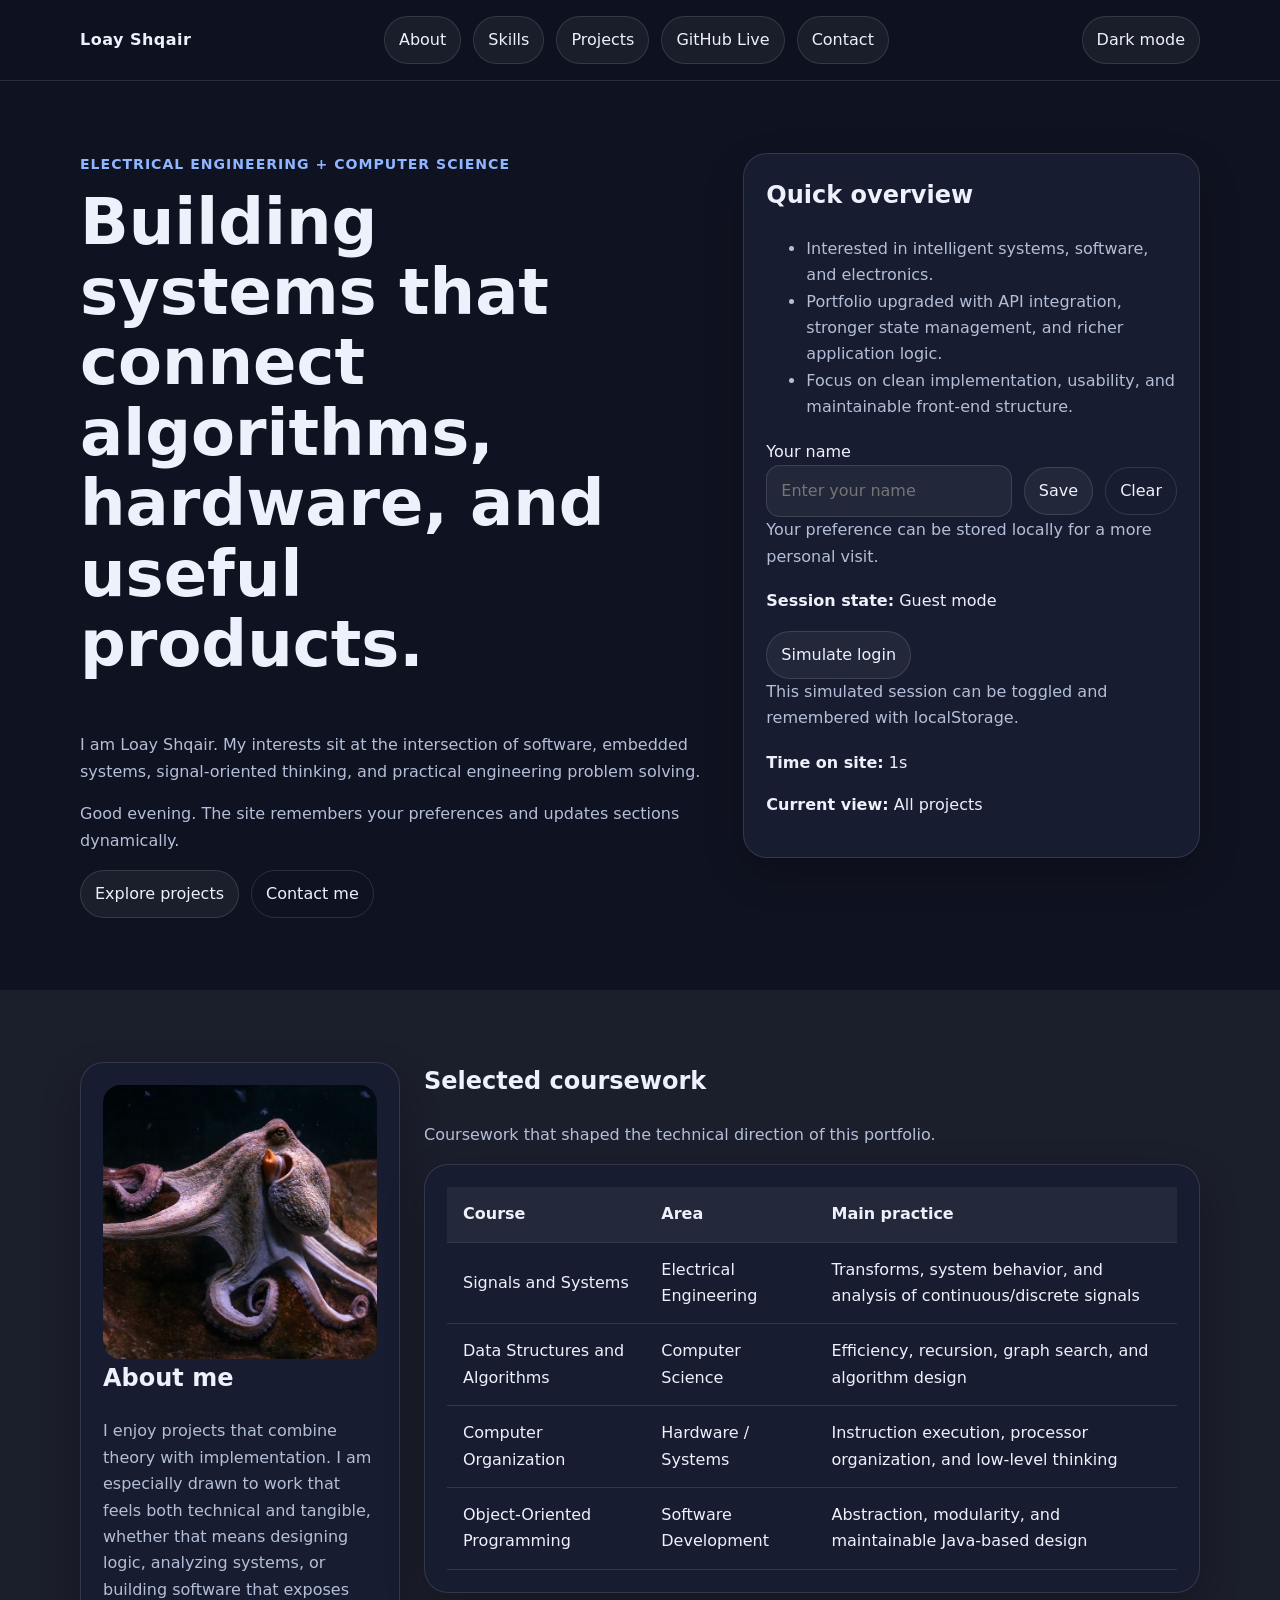
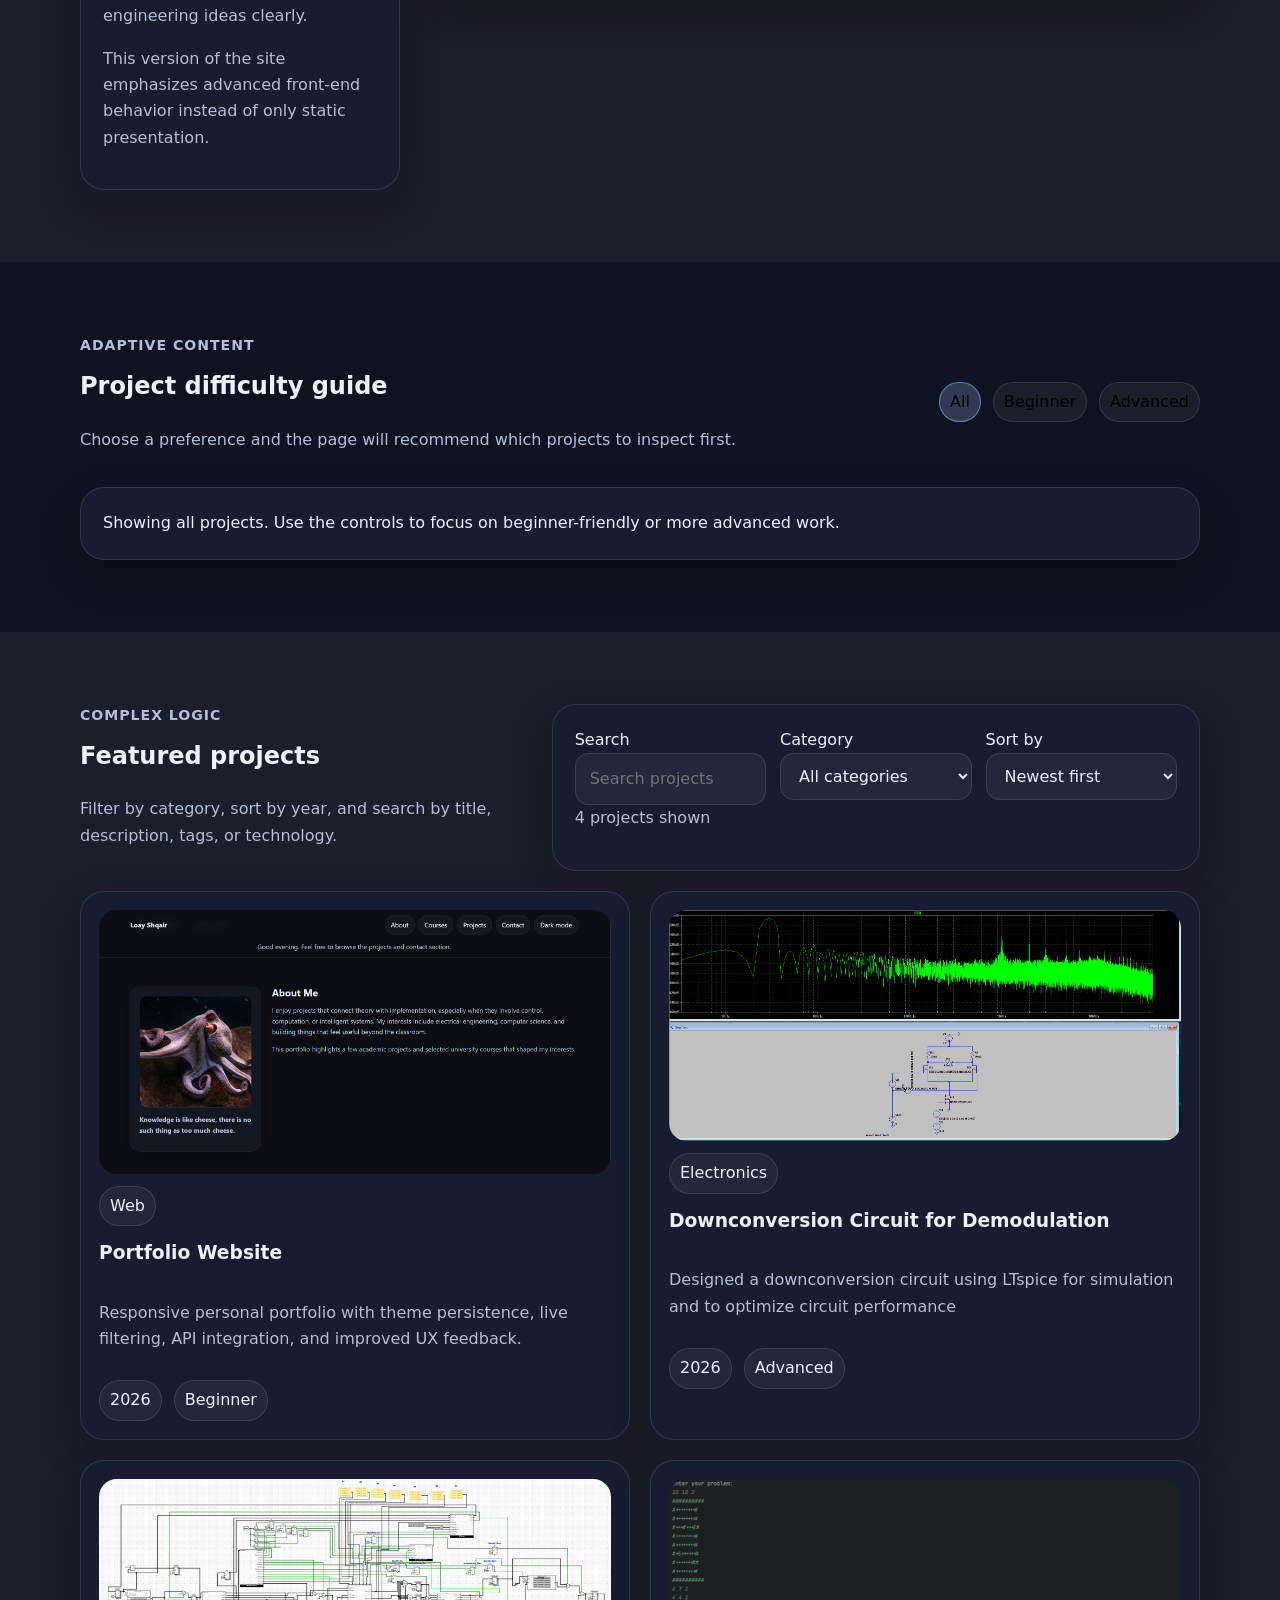
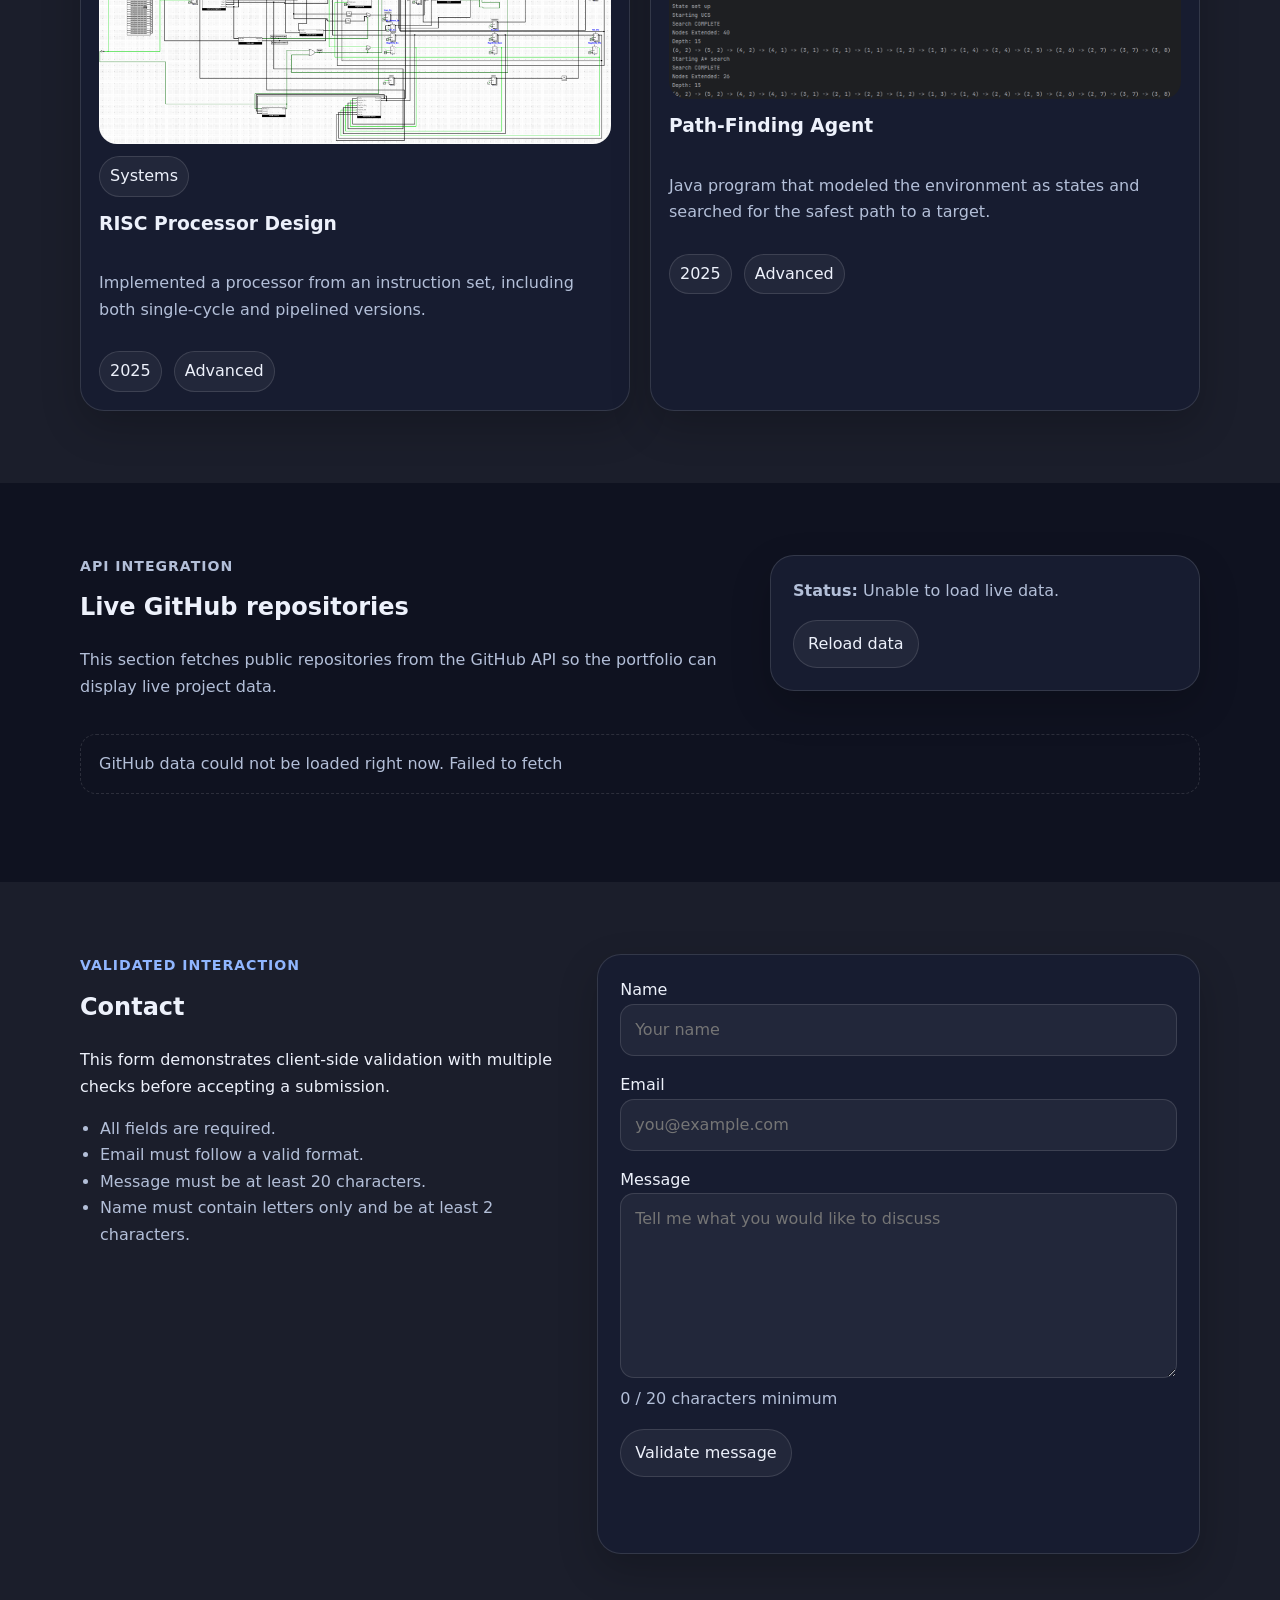
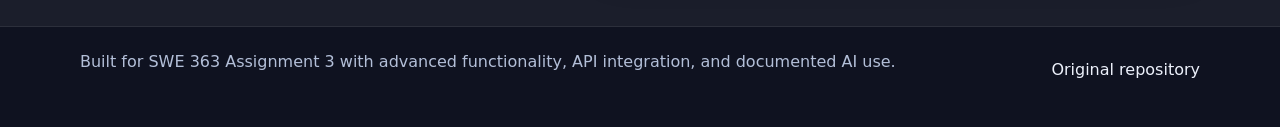
<file: index.html>
<!DOCTYPE html>
<html lang="en">
<head>
  <meta charset="UTF-8" />
  <meta name="viewport" content="width=device-width, initial-scale=1.0" />
  <meta name="description" content="Loay Shqair portfolio with dynamic project filtering, GitHub API integration, visitor preferences, and interactive contact validation." />
  <title>Loay Shqair | Portfolio</title>
  <link rel="preconnect" href="https://api.github.com" />
  <link rel="stylesheet" href="css/styles.css" />
</head>
<body>
  <a class="skip-link" href="#main-content">Skip to main content</a>

  <header class="site-header">
    <div class="container header-inner">
      <a class="brand" href="#hero">Loay Shqair</a>
      <nav class="nav" aria-label="Primary">
        <a href="#about">About</a>
        <a href="#skills">Skills</a>
        <a href="#projects">Projects</a>
        <a href="#github-live">GitHub Live</a>
        <a href="#contact">Contact</a>
      </nav>
      <div class="header-actions">
        <button id="theme-toggle" class="pill-button" type="button" aria-label="Toggle color theme">Dark mode</button>
      </div>
    </div>
  </header>

  <main id="main-content">
    <section id="hero" class="hero section">
      <div class="container hero-grid">
        <div>
          <p class="eyebrow">Electrical Engineering + Computer Science</p>
          <h1>Building systems that connect algorithms, hardware, and useful products.</h1>
          <p class="lead">
            I am Loay Shqair. My interests sit at the intersection of software, embedded systems,
            signal-oriented thinking, and practical engineering problem solving.
          </p>
          <p id="greeting" class="muted"></p>
          <div class="hero-actions">
            <a class="button-link" href="#projects">Explore projects</a>
            <a class="button-link button-secondary" href="#contact">Contact me</a>
          </div>
        </div>

        <aside class="card hero-card" aria-label="Quick facts">
          <h2>Quick overview</h2>
          <ul>
            <li>Interested in intelligent systems, software, and electronics.</li>
            <li>Portfolio upgraded with API integration, stronger state management, and richer application logic.</li>
            <li>Focus on clean implementation, usability, and maintainable front-end structure.</li>
          </ul>

          <div class="session-panel">
            <label for="visitor-name">Your name</label>
            <div class="inline-inputs">
              <input id="visitor-name" type="text" placeholder="Enter your name" maxlength="30" />
              <button id="save-name" type="button" class="pill-button">Save</button>
              <button id="clear-name" type="button" class="pill-button button-secondary">Clear</button>
            </div>
            <p id="visitor-message" class="muted">Your preference can be stored locally for a more personal visit.</p>
          </div>

          <div class="session-panel">
            <p><strong>Session state:</strong> <span id="login-status">Guest mode</span></p>
            <button id="login-toggle" type="button" class="pill-button">Simulate login</button>
            <p id="login-message" class="muted">This simulated session can be toggled and remembered with localStorage.</p>
          </div>

          <div class="session-stats" aria-live="polite">
            <p><strong>Time on site:</strong> <span id="visit-timer">0s</span></p>
            <p><strong>Current view:</strong> <span id="view-mode-label">All projects</span></p>
          </div>
        </aside>
      </div>
    </section>

    <section id="about" class="section alt-section">
      <div class="container two-column">
        <div class="card profile-card">
<img src="assets/images/octupus.png" alt="LS">          
<h2>About me</h2>
          <p>
            I enjoy projects that combine theory with implementation. I am especially drawn to work
            that feels both technical and tangible, whether that means designing logic, analyzing systems,
            or building software that exposes engineering ideas clearly.
          </p>
          <p>
            This version of the site emphasizes advanced front-end behavior instead of only static presentation.
          </p>
        </div>

        <div>
          <div class="section-heading">
            <h2>Selected coursework</h2>
            <p>Coursework that shaped the technical direction of this portfolio.</p>
          </div>
          <div class="card table-card">
            <div class="table-wrapper">
              <table>
                <thead>
                  <tr>
                    <th>Course</th>
                    <th>Area</th>
                    <th>Main practice</th>
                  </tr>
                </thead>
                <tbody>
                  <tr>
                    <td>Signals and Systems</td>
                    <td>Electrical Engineering</td>
                    <td>Transforms, system behavior, and analysis of continuous/discrete signals</td>
                  </tr>
                  <tr>
                    <td>Data Structures and Algorithms</td>
                    <td>Computer Science</td>
                    <td>Efficiency, recursion, graph search, and algorithm design</td>
                  </tr>
                  <tr>
                    <td>Computer Organization</td>
                    <td>Hardware / Systems</td>
                    <td>Instruction execution, processor organization, and low-level thinking</td>
                  </tr>
                  <tr>
                    <td>Object-Oriented Programming</td>
                    <td>Software Development</td>
                    <td>Abstraction, modularity, and maintainable Java-based design</td>
                  </tr>
                </tbody>
              </table>
            </div>
          </div>
        </div>
      </div>
    </section>

    <section id="skills" class="section">
      <div class="container">
        <div class="section-heading split-heading">
          <div>
            <p class="eyebrow">Adaptive content</p>
            <h2>Project difficulty guide</h2>
            <p>Choose a preference and the page will recommend which projects to inspect first.</p>
          </div>
          <div class="difficulty-controls" role="group" aria-label="Difficulty preference">
            <button class="difficulty-button active" type="button" data-level="all">All</button>
            <button class="difficulty-button" type="button" data-level="beginner">Beginner</button>
            <button class="difficulty-button" type="button" data-level="advanced">Advanced</button>
          </div>
        </div>
        <div id="difficulty-message" class="card info-banner" aria-live="polite">
          Showing all projects. Use the controls to focus on beginner-friendly or more advanced work.
        </div>
      </div>
    </section>

    <section id="projects" class="section alt-section">
      <div class="container">
        <div class="section-heading split-heading align-start">
          <div>
            <p class="eyebrow">Complex logic</p>
            <h2>Featured projects</h2>
            <p>
              Filter by category, sort by year, and search by title, description, tags, or technology.
            </p>
          </div>

          <div class="card controls-card">
            <div class="form-row">
              <div>
                <label for="project-search">Search</label>
                <input id="project-search" type="search" placeholder="Search projects" />
              </div>
              <div>
                <label for="project-filter">Category</label>
                <select id="project-filter">
                  <option value="all">All categories</option>
                  <option value="web">Web</option>
                  <option value="systems">Systems</option>
                  <option value="ai">AI / Search</option>
                </select>
              </div>
              <div>
                <label for="project-sort">Sort by</label>
                <select id="project-sort">
                  <option value="year-desc">Newest first</option>
                  <option value="year-asc">Oldest first</option>
                  <option value="title-asc">Title A–Z</option>
                </select>
              </div>
            </div>
            <p id="results-count" class="muted"></p>
          </div>
        </div>

        <div id="projects-grid" class="projects-grid">
          <article class="card project-card" data-title="Portfolio Website" data-category="web" data-level="beginner" data-year="2026" data-tags="html css javascript responsive ui state localstorage api">
            <img src="assets/images/portfolio.png" alt="WEB">
            <span class="project-tag">Web</span>
            <h3>Portfolio Website</h3>
            <p>Responsive personal portfolio with theme persistence, live filtering, API integration, and improved UX feedback.</p>
            <div class="meta-row">
              <span>2026</span>
              <span>Beginner</span>
            </div>
          </article>

          <article class="card project-card" data-title="RISC Processor Design" data-category="systems" data-level="advanced" data-year="2025" data-tags="logisim architecture datapath pipeline hardware">
            <img src="assets/images/processor.png" alt="CPU">
            <span class="project-tag">Systems</span>
            <h3>RISC Processor Design</h3>
            <p>Implemented a processor from an instruction set, including both single-cycle and pipelined versions.</p>
            <div class="meta-row">
              <span>2025</span>
              <span>Advanced</span>
            </div>
          </article>

          <article class="card project-card" data-title="Path-Finding Agent" data-category="ai" data-level="advanced" data-year="2025" data-tags="java graph search algorithms state space">
            <img src="assets/images/search.png" alt="AI">
            <h3>Path-Finding Agent</h3>
            <p>Java program that modeled the environment as states and searched for the safest path to a target.</p>
            <div class="meta-row">
              <span>2025</span>
              <span>Advanced</span>
            </div>
          </article>

                <article class="card project-card" data-title="RISC Processor Design" data-category="electronics" data-level="advanced" data-year="2026" data-tags="LTspice circuit simulation EDA communication electronics">
            <img src="assets/images/demod.png" alt="Downconversion">
            <span class="project-tag">Electronics</span>
            <h3>Downconversion Circuit for Demodulation</h3>
            <p>Designed a downconversion circuit using LTspice for simulation and to optimize circuit performance</p>
            <div class="meta-row">
              <span>2026</span>
              <span>Advanced</span>
            </div>
          </article>
        </div>
        

        <p id="empty-state" class="empty-state" hidden>No projects match the current search, filter, and difficulty settings.</p>
      </div>
    </section>

    <section id="github-live" class="section">
      <div class="container">
        <div class="section-heading split-heading align-start">
          <div>
            <p class="eyebrow">API integration</p>
            <h2>Live GitHub repositories</h2>
            <p>
              This section fetches public repositories from the GitHub API so the portfolio can display live project data.
            </p>
          </div>
          <div class="card api-status-card">
            <p><strong>Status:</strong> <span id="api-status">Loading repositories...</span></p>
            <p id="repo-cache-note" class="muted"></p>
            <button id="reload-repos" type="button" class="pill-button">Reload data</button>
          </div>
        </div>

        <div id="repo-list" class="repo-grid" aria-live="polite"></div>
        <p id="repo-error" class="empty-state" hidden></p>
      </div>
    </section>

    <section id="contact" class="section alt-section">
      <div class="container contact-layout">
        <div>
          <p class="eyebrow">Validated interaction</p>
          <h2>Contact</h2>
          <p>
            This form demonstrates client-side validation with multiple checks before accepting a submission.
          </p>
          <ul class="contact-rules">
            <li>All fields are required.</li>
            <li>Email must follow a valid format.</li>
            <li>Message must be at least 20 characters.</li>
            <li>Name must contain letters only and be at least 2 characters.</li>
          </ul>
        </div>

        <form id="contact-form" class="card" novalidate>
          <div class="form-group">
            <label for="name">Name</label>
            <input id="name" name="name" type="text" placeholder="Your name" />
          </div>
          <div class="form-group">
            <label for="email">Email</label>
            <input id="email" name="email" type="email" placeholder="you@example.com" />
          </div>
          <div class="form-group">
            <label for="message">Message</label>
            <textarea id="message" name="message" rows="6" placeholder="Tell me what you would like to discuss"></textarea>
            <p id="message-counter" class="muted counter-text">0 / 20 characters minimum</p>
          </div>
          <button type="submit" class="pill-button submit-button">Validate message</button>
          <p id="form-status" class="form-status" aria-live="polite"></p>
        </form>
      </div>
    </section>
  </main>

  <footer class="site-footer">
    <div class="container footer-inner">
      <p>Built for SWE 363 Assignment 3 with advanced functionality, API integration, and documented AI use.</p>
      <a href="https://github.com/GuidedElectron/202365030-LoayShqair-assignment4" target="_blank" rel="noreferrer">Original repository</a>
    </div>
  </footer>

  <script src="js/script.js"></script>
</body>
</html>
</file>
<file: css/styles.css>
*, *::before, *::after {
  box-sizing: border-box;
}

:root {
  --bg: #0f1220;
  --bg-soft: #171c30;
  --surface: rgba(255, 255, 255, 0.05);
  --surface-strong: rgba(255, 255, 255, 0.08);
  --text: #edf1fb;
  --muted: #b3bfd8;
  --accent: #90b6ff;
  --border: rgba(255, 255, 255, 0.12);
  --success: #91e2a2;
  --error: #ff9a9a;
  --shadow: 0 16px 40px rgba(0, 0, 0, 0.2);
}

html.theme-light {
  --bg: #f5f7fb;
  --bg-soft: #ffffff;
  --surface: rgba(0, 0, 0, 0.03);
  --surface-strong: rgba(0, 0, 0, 0.06);
  --text: #152033;
  --muted: #51607a;
  --accent: #2f66d8;
  --border: rgba(0, 0, 0, 0.11);
  --success: #137333;
  --error: #b93b3b;
  --shadow: 0 12px 30px rgba(21, 32, 51, 0.08);
}

html {
  scroll-behavior: smooth;
}

body {
  margin: 0;
  font-family: system-ui, -apple-system, BlinkMacSystemFont, "Segoe UI", sans-serif;
  background: var(--bg);
  color: var(--text);
  line-height: 1.65;
}

img,
picture,
svg {
  display: block;
  max-width: 100%;
}

a {
  color: inherit;
  text-decoration: none;
}

button,
input,
select,
textarea {
  font: inherit;
}

button,
select {
  cursor: pointer;
}

.skip-link {
  position: absolute;
  left: 16px;
  top: -48px;
  padding: 10px 14px;
  background: var(--bg-soft);
  border: 1px solid var(--border);
  border-radius: 12px;
  z-index: 1000;
}

.skip-link:focus {
  top: 16px;
}

img {
  border-radius: 18px;
}

.container {
  width: min(1120px, 92vw);
  margin: 0 auto;
}

.section {
  padding: 72px 0;
}

.alt-section {
  background: var(--surface);
}

.site-header {
  position: sticky;
  top: 0;
  z-index: 40;
  background: color-mix(in srgb, var(--bg) 90%, transparent);
  backdrop-filter: blur(10px);
  border-bottom: 1px solid var(--border);
}

.header-inner,
.footer-inner {
  display: flex;
  align-items: center;
  justify-content: space-between;
  gap: 18px;
}

.header-inner {
  padding: 16px 0;
}

.brand {
  font-weight: 800;
  letter-spacing: 0.03em;
}

.nav,
.header-actions,
.hero-actions,
.inline-inputs,
.meta-row,
.difficulty-controls {
  display: flex;
  align-items: center;
  gap: 12px;
}

.nav {
  flex-wrap: wrap;
  justify-content: center;
}

.nav a,
.pill-button,
.button-link,
select {
  border: 1px solid var(--border);
  background: var(--surface);
  color: var(--text);
  border-radius: 999px;
  padding: 10px 14px;
  transition: transform 0.2s ease, background-color 0.2s ease, border-color 0.2s ease;
}

.button-secondary {
  background: transparent;
}

.nav a:hover,
.pill-button:hover,
.button-link:hover,
select:hover,
.difficulty-button:hover {
  transform: translateY(-1px);
  background: var(--surface-strong);
}

.hero-grid,
.two-column,
.contact-layout {
  display: grid;
  gap: 24px;
}

.hero-grid {
  grid-template-columns: 1.4fr 1fr;
  align-items: start;
}

.two-column {
  grid-template-columns: 320px 1fr;
  align-items: start;
  gap: 24px;
}

.controls-card,
.api-status-card {
  margin-bottom: 20px;
}

.contact-layout {
  grid-template-columns: 0.9fr 1.1fr;
  align-items: start;
}

.card {
  background: var(--bg-soft);
  border: 1px solid var(--border);
  border-radius: 24px;
  box-shadow: var(--shadow);
}

.hero-card,
.profile-card,
.controls-card,
.api-status-card,
.table-card,
#contact-form,
.info-banner {
  padding: 22px;
}

.eyebrow {
  margin: 0 0 10px;
  color: var(--accent);
  text-transform: uppercase;
  letter-spacing: 0.07em;
  font-weight: 700;
  font-size: 0.88rem;
}

h1,
h2,
h3,
p {
  margin-top: 0;
}

h1 {
  font-size: clamp(2.2rem, 5vw, 4rem);
  line-height: 1.1;
  max-width: 13ch;
}

.lead,
.muted,
.section-heading p,
.contact-rules,
.hero-card li,
.profile-card p,
.project-card p,
.repo-card p,
.footer-inner p,
.counter-text {
  color: var(--muted);
}

.profile-visual,
.project-visual {
  display: grid;
  place-items: center;
  min-height: 110px;
  border-radius: 18px;
  background: linear-gradient(135deg, var(--surface-strong), transparent);
  border: 1px solid var(--border);
  font-weight: 800;
  letter-spacing: 0.08em;
}

.profile-visual {
  min-height: 140px;
  margin-bottom: 16px;
  font-size: 2rem;
}

.table-wrapper {
  overflow-x: auto;
}

table {
  width: 100%;
  border-collapse: collapse;
}

th,
td {
  padding: 14px 16px;
  border-bottom: 1px solid var(--border);
  text-align: left;
}

th {
  background: var(--surface);
}

.split-heading {
  display: flex;
  justify-content: space-between;
  gap: 20px;
  align-items: center;
}

.align-start {
  align-items: start;
}

.controls-card,
.api-status-card {
  min-width: min(100%, 430px);
}

.form-row {
  display: grid;
  grid-template-columns: repeat(3, minmax(0, 1fr));
  gap: 14px;
}

input,
select,
textarea {
  width: 100%;
  border: 1px solid var(--border);
  background: var(--surface);
  color: var(--text);
  border-radius: 14px;
  padding: 12px 14px;
}

input:focus,
select:focus,
textarea:focus {
  outline: none;
  border-color: var(--accent);
}

.projects-grid,
.repo-grid {
  display: grid;
  grid-template-columns: repeat(2, minmax(0, 1fr));
  gap: 20px;
}

.project-card,
.repo-card {
  padding: 18px;
  display: flex;
  flex-direction: column;
  gap: 12px;
  transition: transform 0.25s ease, border-color 0.25s ease;
}

.project-card:hover,
.repo-card:hover {
  transform: translateY(-4px);
  border-color: color-mix(in srgb, var(--accent) 50%, var(--border));
}

.project-card.is-hidden {
  display: none;
}

.project-tag,
.repo-language,
.meta-row span,
.difficulty-button {
  align-self: start;
  border: 1px solid var(--border);
  border-radius: 999px;
  padding: 6px 10px;
  background: var(--surface);
}

.difficulty-button.active {
  background: color-mix(in srgb, var(--accent) 18%, var(--surface));
  border-color: color-mix(in srgb, var(--accent) 45%, var(--border));
}

.meta-row {
  flex-wrap: wrap;
}

.empty-state {
  margin-top: 18px;
  padding: 16px 18px;
  border: 1px dashed var(--border);
  border-radius: 16px;
  color: var(--muted);
}

.form-group {
  margin-bottom: 16px;
}

.form-status {
  min-height: 1.6em;
  margin-top: 12px;
  padding: 10px 12px;
  border-radius: 14px;
  opacity: 0;
  transform: translateY(6px);
  transition: opacity 0.25s ease, transform 0.25s ease;
}

.form-status.show {
  opacity: 1;
  transform: translateY(0);
}

.form-status.success {
  background: color-mix(in srgb, var(--success) 14%, transparent);
  color: var(--success);
}

.form-status.error {
  background: color-mix(in srgb, var(--error) 14%, transparent);
  color: var(--error);
}

.session-panel,
.session-stats {
  margin-top: 18px;
}

.info-banner {
  margin-top: 18px;
}

.contact-rules {
  padding-left: 20px;
}

.site-footer {
  border-top: 1px solid var(--border);
  padding: 22px 0 36px;
}

.footer-inner {
  flex-wrap: wrap;
}

@media (max-width: 920px) {
  .hero-grid,
  .two-column,
  .contact-layout,
  .split-heading,
  .form-row,
  .projects-grid,
  .repo-grid {
    grid-template-columns: 1fr;
  }

  .split-heading {
    display: grid;
  }
}

@media (max-width: 640px) {
  .section {
    padding: 52px 0;
  }

  .header-inner,
  .footer-inner,
  .nav,
  .hero-actions,
  .inline-inputs,
  .difficulty-controls {
    flex-direction: column;
    align-items: stretch;
  }

  .controls-card,
  .api-status-card {
    min-width: 0;
  }
}

@media (prefers-reduced-motion: reduce) {
  html {
    scroll-behavior: auto;
  }

  *, *::before, *::after {
    animation-duration: 0.01ms !important;
    animation-iteration-count: 1 !important;
    transition-duration: 0.01ms !important;
  }
}
</file>
